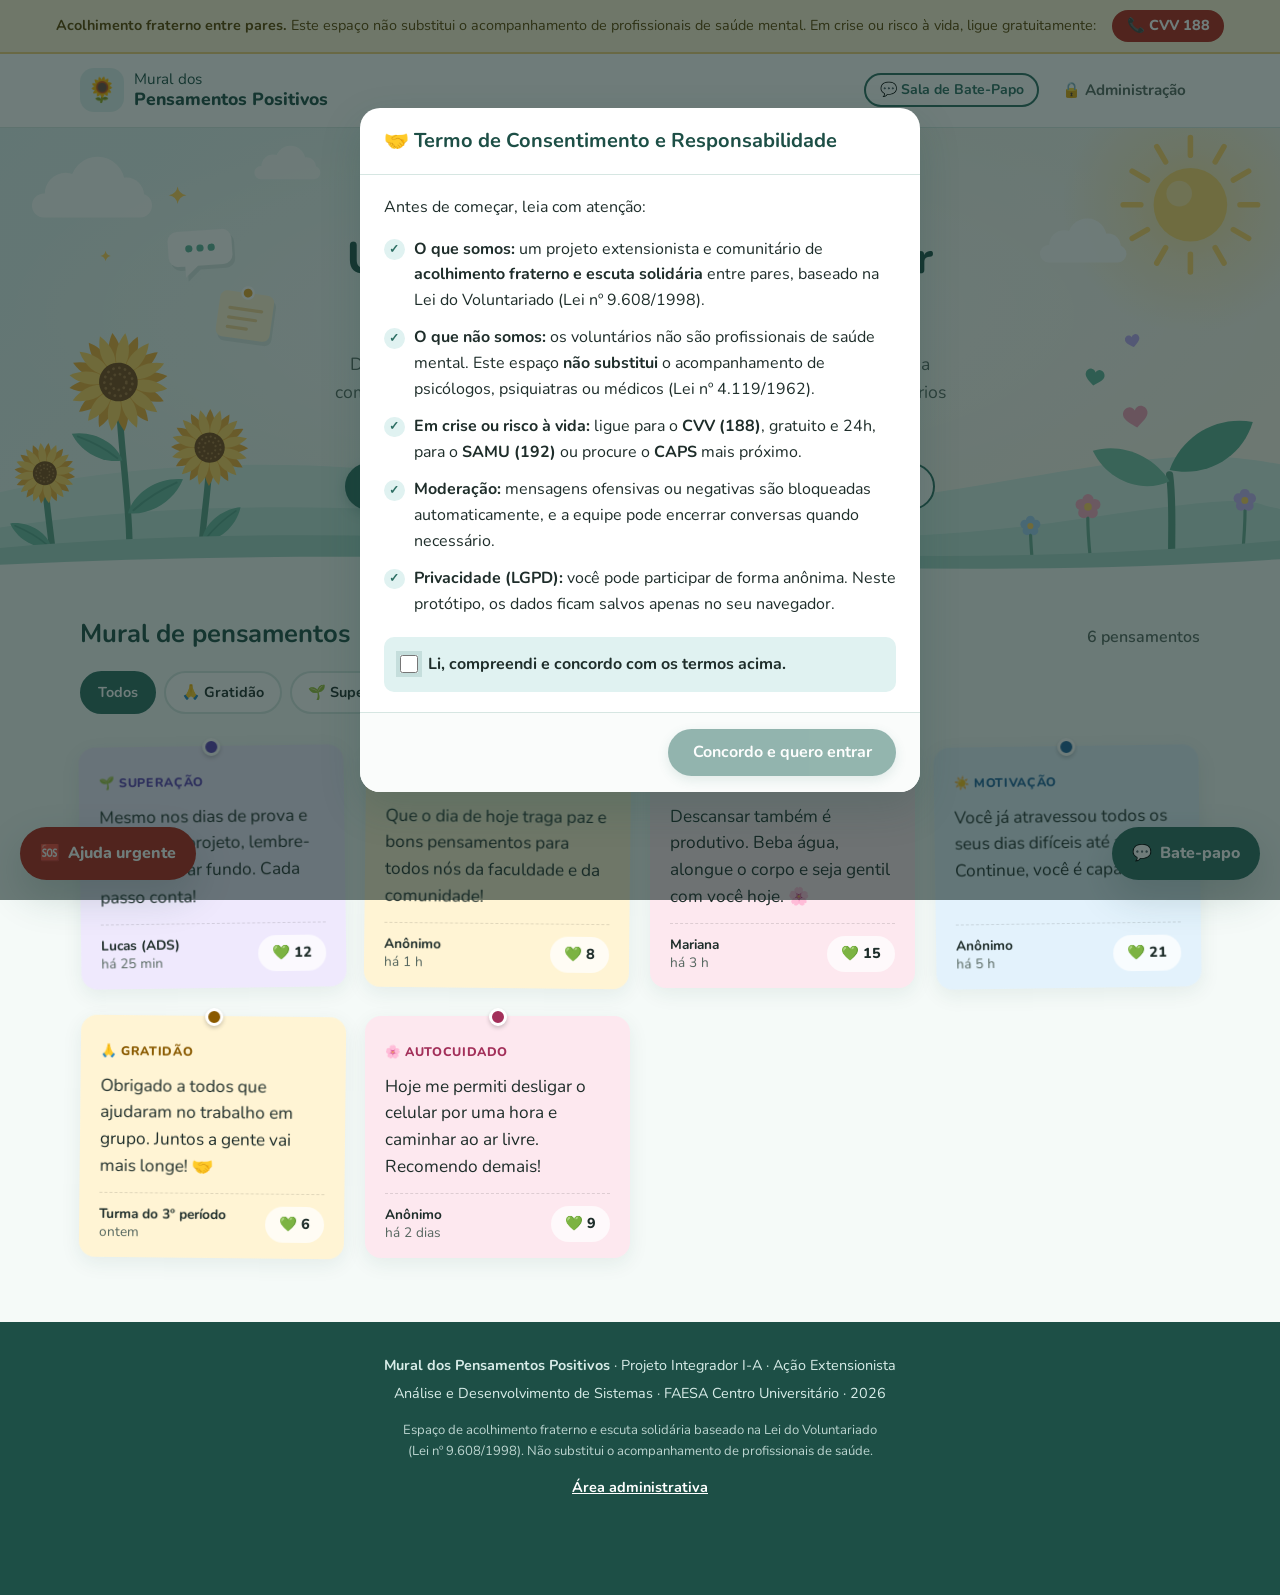
<file: index.html>
<!doctype html>
<html lang="pt-BR">
  <head>
    <meta charset="UTF-8" />
    <meta name="viewport" content="width=device-width, initial-scale=1.0" />
    <meta
      name="description"
      content="Mural dos Pensamentos Positivos: espaço comunitário de mensagens positivas, acolhimento fraterno e escuta solidária."
    />
    <title>Mural dos Pensamentos Positivos</title>
    <link
      rel="icon"
      href="data:image/svg+xml,<svg xmlns='http://www.w3.org/2000/svg' viewBox='0 0 100 100'><text y='.9em' font-size='90'>🌻</text></svg>"
    />

    <!-- Fonte Nunito (arredondada e legível). Sem internet, o navegador usa a fonte padrão. -->
    <link rel="preconnect" href="https://fonts.googleapis.com" />
    <link rel="preconnect" href="https://fonts.gstatic.com" crossorigin />
    <link
      href="https://fonts.googleapis.com/css2?family=Nunito:wght@400;600;700;800&display=swap"
      rel="stylesheet"
    />
    <link rel="stylesheet" href="css/style.css" />
  </head>

  <body>
    <!-- ==============================================================
         RF01 — BANNER PERMANENTE DE TRANSPARÊNCIA E EMERGÊNCIA
         ============================================================== -->
    <div class="banner-aviso" role="note">
      <p>
        <strong>Acolhimento fraterno entre pares.</strong>
        <span class="banner-aviso__completo">
          Este espaço não substitui o acompanhamento de profissionais de saúde mental. Em crise ou
          risco à vida, ligue gratuitamente:
        </span>
        <span class="banner-aviso__curto">Não substitui ajuda profissional. Em crise:</span>
      </p>
      <a href="tel:188" class="banner-aviso__cvv">📞 CVV 188</a>
    </div>

    <!-- ==============================================================
         CABEÇALHO
         ============================================================== -->
    <header class="cabecalho">
      <div class="container cabecalho__conteudo">
        <a href="index.html" class="logo">
          <span class="logo__icone" aria-hidden="true">🌻</span>
          <span class="logo__texto">Mural dos <strong>Pensamentos Positivos</strong></span>
        </a>

        <nav class="menu" aria-label="Menu principal">
          <button type="button" class="botao botao--secundario botao--pequeno menu__chat" data-abrir-chat>
            💬 Sala de Bate-Papo
          </button>
          <a href="admin.html" class="menu__link" aria-label="Administração">
            <span aria-hidden="true">🔒</span> <span class="menu__texto">Administração</span>
          </a>
        </nav>
      </div>
    </header>

    <main>
      <!-- ============================================================
           DESTAQUE (boas-vindas + botões principais)
           ============================================================ -->
      <section class="destaque">
        <div class="container">
          <span class="destaque__selo">🌱 Projeto de extensão · FAESA</span>
          <h1>Um lugar para compartilhar o que faz bem&nbsp;💚</h1>
          <p>
            Deixe uma mensagem de gratidão, superação ou incentivo para alguém da comunidade. Se
            preferir conversar, a nossa Sala de Bate-Papo tem voluntários prontos para ouvir.
          </p>

          <div class="destaque__acoes">
            <button
              type="button"
              id="botao-novo-pensamento"
              class="botao botao--primario"
              aria-expanded="false"
              aria-controls="painel-formulario"
            >
              ✍️ Compartilhar um pensamento
            </button>
            <button type="button" class="botao botao--secundario" data-abrir-chat>
              💬 Entrar na Sala de Bate-Papo
            </button>
          </div>
        </div>
      </section>

      <div class="container">
        <!-- ==========================================================
             FORMULÁRIO DE NOVO PENSAMENTO (aparece ao clicar no botão)
             ========================================================== -->
        <section id="painel-formulario" class="painel-formulario" aria-labelledby="titulo-formulario" hidden>
          <h2 id="titulo-formulario">✨ Novo pensamento positivo</h2>
          <p class="painel-formulario__dica">
            Mensagens com palavras negativas ou ofensivas são bloqueadas automaticamente.
          </p>

          <!-- Alerta do filtro de moderação (RF02) -->
          <div id="alerta-mural" class="alerta" role="alert" hidden></div>

          <form id="form-pensamento" novalidate>
            <div class="campo">
              <label for="campo-autor">
                Seu nome ou apelido <span class="opcional">(opcional)</span>
              </label>
              <input
                type="text"
                id="campo-autor"
                maxlength="40"
                placeholder="Em branco, aparece como Anônimo"
                autocomplete="off"
              />
            </div>

            <fieldset class="campo">
              <legend>Categoria</legend>
              <div class="opcoes-categoria">
                <label class="chip-categoria chip-categoria--gratidao">
                  <input type="radio" name="categoria" value="gratidao" checked />
                  <span>🙏 Gratidão</span>
                </label>
                <label class="chip-categoria chip-categoria--superacao">
                  <input type="radio" name="categoria" value="superacao" />
                  <span>🌱 Superação</span>
                </label>
                <label class="chip-categoria chip-categoria--autocuidado">
                  <input type="radio" name="categoria" value="autocuidado" />
                  <span>🌸 Autocuidado</span>
                </label>
                <label class="chip-categoria chip-categoria--motivacao">
                  <input type="radio" name="categoria" value="motivacao" />
                  <span>☀️ Motivação</span>
                </label>
              </div>
            </fieldset>

            <div class="campo">
              <label for="campo-texto">Sua mensagem</label>
              <textarea
                id="campo-texto"
                rows="4"
                maxlength="280"
                required
                placeholder="Escreva uma frase inspiradora, um agradecimento ou uma palavra de incentivo..."
              ></textarea>
              <small id="contador-caracteres" class="contador">0/280</small>
            </div>

            <div class="formulario__acoes">
              <button type="button" id="botao-cancelar-pensamento" class="botao botao--texto">
                Cancelar
              </button>
              <button type="submit" class="botao botao--primario">Publicar no mural ✨</button>
            </div>
          </form>
        </section>

        <!-- ==========================================================
             RF03 — MURAL DE MENSAGENS POSITIVAS (cards)
             ========================================================== -->
        <section class="mural" aria-labelledby="titulo-mural">
          <div class="mural__topo">
            <h2 id="titulo-mural">Mural de pensamentos</h2>
            <span id="contador-pensamentos" class="mural__contador"></span>
          </div>

          <div class="filtros" role="group" aria-label="Filtrar por categoria">
            <button type="button" class="filtro filtro--ativo" data-categoria="todas" aria-pressed="true">
              Todos
            </button>
            <button type="button" class="filtro" data-categoria="gratidao" aria-pressed="false">
              🙏 Gratidão
            </button>
            <button type="button" class="filtro" data-categoria="superacao" aria-pressed="false">
              🌱 Superação
            </button>
            <button type="button" class="filtro" data-categoria="autocuidado" aria-pressed="false">
              🌸 Autocuidado
            </button>
            <button type="button" class="filtro" data-categoria="motivacao" aria-pressed="false">
              ☀️ Motivação
            </button>
          </div>

          <!-- Os cards são criados pelo JavaScript (js/mural.js) -->
          <div id="lista-pensamentos" class="grade-cards"></div>

          <p id="mural-vazio" class="mural__vazio" hidden>
            Nenhum pensamento nesta categoria ainda. Que tal ser a primeira pessoa? 🌱
          </p>
        </section>
      </div>
    </main>

    <!-- ==============================================================
         RODAPÉ
         ============================================================== -->
    <footer class="rodape">
      <div class="container">
        <p><strong>Mural dos Pensamentos Positivos</strong> · Projeto Integrador I-A · Ação Extensionista</p>
        <p>Análise e Desenvolvimento de Sistemas · FAESA Centro Universitário · 2026</p>
        <p class="rodape__aviso">
          Espaço de acolhimento fraterno e escuta solidária baseado na Lei do Voluntariado (Lei nº
          9.608/1998). Não substitui o acompanhamento de profissionais de saúde.
        </p>
        <p><a href="admin.html">Área administrativa</a></p>
      </div>
    </footer>

    <!-- ==============================================================
         BOTÕES FLUTUANTES: emergência (todas as telas) e bate-papo
         ============================================================== -->
    <button type="button" class="flutuante flutuante--emergencia" data-abrir-emergencia>
      <span aria-hidden="true">🆘</span>
      <span class="flutuante__texto">Ajuda urgente</span>
    </button>

    <button
      type="button"
      id="botao-chat-flutuante"
      class="flutuante flutuante--chat"
      data-abrir-chat
      aria-label="Abrir Sala de Bate-Papo"
    >
      <span aria-hidden="true">💬</span>
      <span class="flutuante__texto">Bate-papo</span>
    </button>

    <!-- ==============================================================
         RF04 / RF05 — SALA DE BATE-PAPO (abre ao clicar no botão)
         ============================================================== -->
    <div id="fundo-chat" class="fundo-escuro" hidden></div>

    <aside id="painel-chat" class="painel-chat" role="dialog" aria-labelledby="titulo-chat">
      <header class="chat__cabecalho">
        <div class="chat__titulo">
          <h2 id="titulo-chat">💬 Sala de Acolhimento</h2>
          <span id="etiqueta-atual" class="etiqueta" hidden></span>
        </div>
        <div class="chat__acoes-topo">
          <button
            type="button"
            class="botao-icone botao-icone--emergencia"
            data-abrir-emergencia
            aria-label="Contatos de emergência"
            title="Contatos de emergência"
          >
            🆘
          </button>
          <button type="button" id="botao-fechar-chat" class="botao-icone" aria-label="Fechar sala">
            ✕
          </button>
        </div>
      </header>

      <!-- Etapa 1: apelido e etiqueta de participação -->
      <section id="chat-entrada" class="chat__entrada">
        <p class="chat__introducao">
          Converse com alguém da comunidade em um espaço seguro, respeitoso e sem julgamentos.
        </p>

        <form id="form-entrada-chat">
          <div class="campo">
            <label for="campo-apelido">
              Como quer ser chamado(a)? <span class="opcional">(opcional)</span>
            </label>
            <input type="text" id="campo-apelido" maxlength="30" placeholder="Anônimo" autocomplete="off" />
          </div>

          <fieldset class="campo">
            <legend>Escolha sua etiqueta de participação</legend>

            <label class="opcao-perfil">
              <input type="radio" name="etiqueta" value="busca" checked />
              <span class="opcao-perfil__conteudo">
                <span class="etiqueta etiqueta--busca">Pessoa em Busca de Acolhimento</span>
                <span class="opcao-perfil__descricao">Quero conversar e desabafar sobre o meu dia.</span>
              </span>
            </label>

            <label class="opcao-perfil">
              <input type="radio" name="etiqueta" value="voluntario" />
              <span class="opcao-perfil__conteudo">
                <span class="etiqueta etiqueta--voluntario">Voluntário da Comunidade</span>
                <span class="opcao-perfil__descricao">
                  Quero oferecer escuta solidária, com empatia e sem julgamentos.
                </span>
              </span>
            </label>
          </fieldset>

          <p class="lembrete">
            ℹ️ Os voluntários são pessoas da comunidade, <strong>não profissionais de saúde</strong>.
            Em crise, ligue <a href="tel:188">188 (CVV)</a>.
          </p>

          <button type="submit" class="botao botao--primario botao--largo">Entrar na sala</button>
        </form>
      </section>

      <!-- Etapa 2: conversa -->
      <section id="chat-conversa" class="chat__conversa" hidden>
        <div class="chat__barra">
          <label for="seletor-etiqueta">Minha etiqueta:</label>
          <select id="seletor-etiqueta">
            <option value="busca">Pessoa em Busca de Acolhimento</option>
            <option value="voluntario">Voluntário da Comunidade</option>
          </select>
          <button type="button" id="botao-sair-chat" class="botao botao--pequeno botao--contorno-perigo">
            Sair
          </button>
        </div>

        <div
          id="mensagens-chat"
          class="chat__mensagens"
          role="log"
          aria-live="polite"
          aria-label="Mensagens da conversa"
        ></div>
        <p id="indicador-digitando" class="chat__digitando" hidden></p>

        <div class="chat__rodape">
          <!-- RF05: sugestão de horário -->
          <details id="painel-agendamento" class="agendamento">
            <summary>📅 Sugerir um horário para conversar</summary>
            <form id="form-agendamento" class="agendamento__form">
              <label for="campo-horario" class="visualmente-oculto">Data e horário sugeridos</label>
              <input type="datetime-local" id="campo-horario" />
              <button type="submit" class="botao botao--pequeno botao--primario">Enviar sugestão</button>
            </form>
          </details>

          <div id="alerta-chat" class="alerta" role="alert" hidden></div>

          <form id="form-mensagem-chat" class="chat__envio">
            <label for="campo-mensagem-chat" class="visualmente-oculto">Mensagem</label>
            <input
              type="text"
              id="campo-mensagem-chat"
              maxlength="500"
              placeholder="Escreva sua mensagem..."
              autocomplete="off"
            />
            <button type="submit" class="botao-enviar" aria-label="Enviar mensagem">➤</button>
          </form>

          <div id="aviso-conversa-encerrada" class="chat__encerrada" hidden>
            <p>Esta conversa foi encerrada.</p>
            <button type="button" id="botao-nova-conversa" class="botao botao--primario botao--largo">
              Iniciar nova conversa
            </button>
          </div>
        </div>
      </section>
    </aside>

    <!-- ==============================================================
         MODAL: TERMO DE CONSENTIMENTO (primeiro acesso)
         ============================================================== -->
    <dialog id="modal-termo" class="modal" aria-labelledby="titulo-termo">
      <div class="modal__conteudo">
        <header class="modal__cabecalho">
          <h2 id="titulo-termo">🤝 Termo de Consentimento e Responsabilidade</h2>
        </header>

        <div class="modal__corpo">
          <p>Antes de começar, leia com atenção:</p>
          <ul class="termo__lista">
            <li>
              <strong>O que somos:</strong> um projeto extensionista e comunitário de
              <strong>acolhimento fraterno e escuta solidária</strong> entre pares, baseado na Lei
              do Voluntariado (Lei nº 9.608/1998).
            </li>
            <li>
              <strong>O que não somos:</strong> os voluntários não são profissionais de saúde
              mental. Este espaço <strong>não substitui</strong> o acompanhamento de psicólogos,
              psiquiatras ou médicos (Lei nº 4.119/1962).
            </li>
            <li>
              <strong>Em crise ou risco à vida:</strong> ligue para o <strong>CVV (188)</strong>,
              gratuito e 24h, para o <strong>SAMU (192)</strong> ou procure o
              <strong>CAPS</strong> mais próximo.
            </li>
            <li>
              <strong>Moderação:</strong> mensagens ofensivas ou negativas são bloqueadas
              automaticamente, e a equipe pode encerrar conversas quando necessário.
            </li>
            <li>
              <strong>Privacidade (LGPD):</strong> você pode participar de forma anônima. Neste
              protótipo, os dados ficam salvos apenas no seu navegador.
            </li>
          </ul>

          <label class="termo__aceite">
            <input type="checkbox" id="check-termo" />
            Li, compreendi e concordo com os termos acima.
          </label>
        </div>

        <footer class="modal__rodape">
          <button type="button" id="botao-aceitar-termo" class="botao botao--primario" disabled>
            Concordo e quero entrar
          </button>
        </footer>
      </div>
    </dialog>

    <!-- ==============================================================
         MODAL: EMERGÊNCIA (CVV 188, SAMU 192 e CAPS)
         ============================================================== -->
    <dialog id="modal-emergencia" class="modal" aria-labelledby="titulo-emergencia">
      <div class="modal__conteudo">
        <header class="modal__cabecalho">
          <h2 id="titulo-emergencia">🆘 Precisa de ajuda agora?</h2>
          <form method="dialog">
            <button class="botao-fechar" aria-label="Fechar">✕</button>
          </form>
        </header>

        <div class="modal__corpo">
          <p>
            Se você está em sofrimento intenso ou pensando em se machucar,
            <strong>você não precisa passar por isso sozinho(a)</strong>. Procure ajuda
            especializada agora:
          </p>

          <ul class="lista-emergencia">
            <li>
              <a href="tel:188" class="contato-emergencia">
                <span class="contato-emergencia__numero">188</span>
                <span>
                  <strong>CVV — Centro de Valorização da Vida</strong>
                  <small>Apoio emocional gratuito e sigiloso, 24 horas, por telefone ou chat.</small>
                </span>
              </a>
            </li>
            <li>
              <a href="tel:192" class="contato-emergencia">
                <span class="contato-emergencia__numero">192</span>
                <span>
                  <strong>SAMU</strong>
                  <small>Emergências médicas, 24 horas.</small>
                </span>
              </a>
            </li>
            <li>
              <a
                href="https://www.google.com/maps/search/CAPS+perto+de+mim"
                target="_blank"
                rel="noopener"
                class="contato-emergencia contato-emergencia--caps"
              >
                <span class="contato-emergencia__numero">📍</span>
                <span>
                  <strong>CAPS — Centro de Atenção Psicossocial</strong>
                  <small>Encontre a unidade mais próxima de você.</small>
                </span>
              </a>
            </li>
          </ul>

          <p class="texto-suave">
            Chat do CVV: <a href="https://cvv.org.br/" target="_blank" rel="noopener">cvv.org.br</a>.
            Em perigo imediato, ligue também 190 (Polícia) ou 193 (Bombeiros).
          </p>
        </div>
      </div>
    </dialog>

    <!-- Área dos avisos rápidos (toast) -->
    <div id="area-avisos" class="area-avisos" aria-live="polite"></div>

    <!-- Scripts (a ordem importa: dados → filtro → comum → telas) -->
    <script src="js/armazenamento.js"></script>
    <script src="js/moderacao.js"></script>
    <script src="js/comum.js"></script>
    <script src="js/mural.js"></script>
    <script src="js/chat.js"></script>
  </body>
</html>
</file>
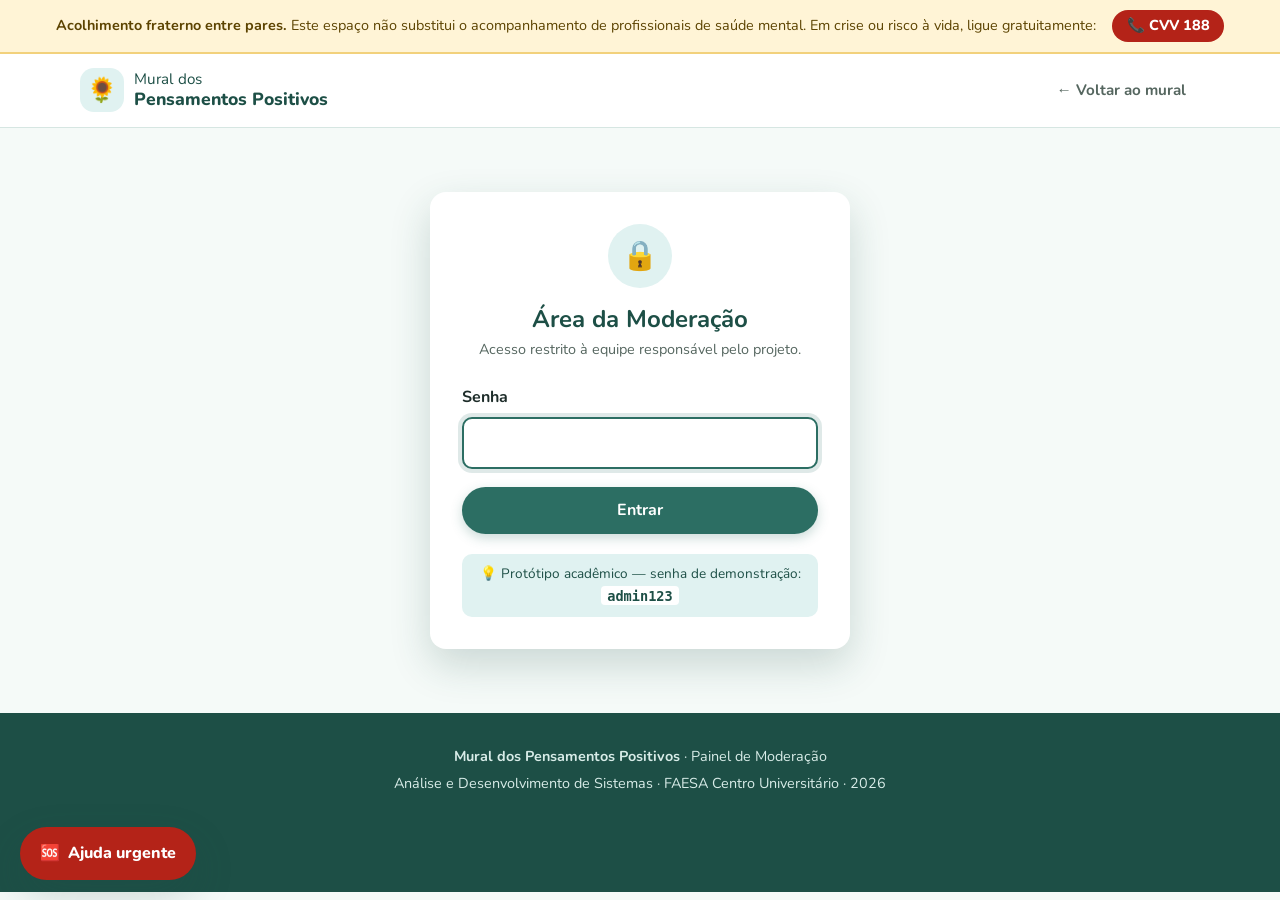
<file: admin.html>
<!doctype html>
<html lang="pt-BR">
  <head>
    <meta charset="UTF-8" />
    <meta name="viewport" content="width=device-width, initial-scale=1.0" />
    <meta name="robots" content="noindex" />
    <title>Painel Administrativo · Mural dos Pensamentos Positivos</title>
    <link
      rel="icon"
      href="data:image/svg+xml,<svg xmlns='http://www.w3.org/2000/svg' viewBox='0 0 100 100'><text y='.9em' font-size='90'>🌻</text></svg>"
    />

    <link rel="preconnect" href="https://fonts.googleapis.com" />
    <link rel="preconnect" href="https://fonts.gstatic.com" crossorigin />
    <link
      href="https://fonts.googleapis.com/css2?family=Nunito:wght@400;600;700;800&display=swap"
      rel="stylesheet"
    />
    <link rel="stylesheet" href="css/style.css" />
    <link rel="stylesheet" href="css/admin.css" />
  </head>

  <body>
    <!-- RF01 — Banner permanente (presente em todas as telas) -->
    <div class="banner-aviso" role="note">
      <p>
        <strong>Acolhimento fraterno entre pares.</strong>
        <span class="banner-aviso__completo">
          Este espaço não substitui o acompanhamento de profissionais de saúde mental. Em crise ou
          risco à vida, ligue gratuitamente:
        </span>
        <span class="banner-aviso__curto">Não substitui ajuda profissional. Em crise:</span>
      </p>
      <a href="tel:188" class="banner-aviso__cvv">📞 CVV 188</a>
    </div>

    <header class="cabecalho">
      <div class="container cabecalho__conteudo">
        <a href="index.html" class="logo">
          <span class="logo__icone" aria-hidden="true">🌻</span>
          <span class="logo__texto">Mural dos <strong>Pensamentos Positivos</strong></span>
        </a>

        <nav class="menu" aria-label="Menu administrativo">
          <a href="index.html" class="menu__link" aria-label="Voltar ao mural">
            <span aria-hidden="true">←</span> <span class="menu__texto">Voltar ao mural</span>
          </a>
          <button type="button" id="botao-sair" class="botao botao--secundario botao--pequeno" hidden>
            Sair
          </button>
        </nav>
      </div>
    </header>

    <main class="container">
      <!-- ============================================================
           TELA DE LOGIN (demonstrativa)
           ============================================================ -->
      <section id="tela-login" class="login">
        <div class="login__card">
          <span class="login__icone" aria-hidden="true">🔒</span>
          <h1>Área da Moderação</h1>
          <p class="texto-suave">Acesso restrito à equipe responsável pelo projeto.</p>

          <div id="alerta-login" class="alerta" role="alert" hidden></div>

          <form id="form-login">
            <div class="campo">
              <label for="campo-senha">Senha</label>
              <input type="password" id="campo-senha" required autocomplete="current-password" />
            </div>
            <button type="submit" class="botao botao--primario botao--largo">Entrar</button>
          </form>

          <p class="login__dica">
            💡 Protótipo acadêmico — senha de demonstração: <code>admin123</code>
          </p>
        </div>
      </section>

      <!-- ============================================================
           PAINEL ADMINISTRATIVO
           ============================================================ -->
      <div id="painel-admin" class="admin" hidden>
        <div class="admin__titulo">
          <h1>Painel Administrativo</h1>
          <p class="texto-suave">Moderação do mural e acompanhamento das conversas da Sala de Bate-Papo.</p>
        </div>

        <!-- Resumo em números -->
        <section class="resumo" aria-label="Resumo">
          <div class="resumo__card">
            <span id="resumo-pensamentos" class="resumo__numero">0</span>
            <span class="resumo__rotulo">🌸 Pensamentos publicados</span>
          </div>
          <div class="resumo__card">
            <span id="resumo-ativas" class="resumo__numero">0</span>
            <span class="resumo__rotulo">💬 Conversas ativas</span>
          </div>
          <div class="resumo__card resumo__card--alerta">
            <span id="resumo-atencao" class="resumo__numero">0</span>
            <span class="resumo__rotulo">⚠️ Conversas que precisam de atenção</span>
          </div>
          <div class="resumo__card resumo__card--neutro">
            <span id="resumo-encerradas" class="resumo__numero">0</span>
            <span class="resumo__rotulo">✔️ Conversas encerradas</span>
          </div>
        </section>

        <!-- Abas -->
        <div class="abas" role="tablist" aria-label="Seções do painel">
          <button
            type="button"
            class="aba aba--ativa"
            role="tab"
            id="aba-pensamentos"
            data-aba="pensamentos"
            aria-selected="true"
            aria-controls="secao-pensamentos"
          >
            🌸 Pensamentos do mural
          </button>
          <button
            type="button"
            class="aba"
            role="tab"
            id="aba-conversas"
            data-aba="conversas"
            aria-selected="false"
            aria-controls="secao-conversas"
          >
            💬 Solicitações de conversa
            <span id="contador-aba-conversas" class="aba__contador">0</span>
          </button>
        </div>

        <!-- Aba 1: pensamentos do mural (editar / excluir) -->
        <section id="secao-pensamentos" role="tabpanel" aria-labelledby="aba-pensamentos">
          <div class="barra-ferramentas">
            <label for="campo-busca" class="visualmente-oculto">Buscar pensamentos</label>
            <input type="search" id="campo-busca" placeholder="🔍 Buscar por texto ou autor..." />
            <button type="button" id="botao-restaurar" class="botao botao--texto botao--pequeno">
              ↺ Restaurar exemplos
            </button>
          </div>

          <div class="tabela-responsiva">
            <table class="tabela">
              <thead>
                <tr>
                  <th scope="col">Publicado em</th>
                  <th scope="col">Autor</th>
                  <th scope="col">Categoria</th>
                  <th scope="col">Pensamento</th>
                  <th scope="col">Curtidas</th>
                  <th scope="col">Ações</th>
                </tr>
              </thead>
              <tbody id="corpo-tabela-pensamentos"></tbody>
            </table>
            <p id="sem-pensamentos" class="tabela__vazia" hidden>Nenhum pensamento encontrado.</p>
          </div>
        </section>

        <!-- Aba 2: pessoas que solicitaram conversa (encerrar chat) -->
        <section id="secao-conversas" role="tabpanel" aria-labelledby="aba-conversas" hidden>
          <p class="nota-privacidade">
            🔐 <strong>Privacidade (LGPD):</strong> o conteúdo das conversas não é exibido aqui. A
            moderação acompanha apenas indicadores automáticos (termos de crise e mensagens
            ofensivas bloqueadas) para decidir se é necessário encerrar uma conversa.
          </p>

          <div class="barra-ferramentas">
            <span class="texto-suave">Conversas ativas aparecem primeiro; as que precisam de atenção ficam destacadas.</span>
            <button type="button" id="botao-limpar-encerradas" class="botao botao--texto botao--pequeno">
              🧹 Remover encerradas
            </button>
          </div>

          <div class="tabela-responsiva">
            <table class="tabela">
              <thead>
                <tr>
                  <th scope="col">Participante</th>
                  <th scope="col">Etiqueta</th>
                  <th scope="col">Início</th>
                  <th scope="col">Horário sugerido</th>
                  <th scope="col">Indicadores</th>
                  <th scope="col">Situação</th>
                  <th scope="col">Ações</th>
                </tr>
              </thead>
              <tbody id="corpo-tabela-conversas"></tbody>
            </table>
            <p id="sem-conversas" class="tabela__vazia" hidden>Nenhuma solicitação de conversa no momento.</p>
          </div>
        </section>
      </div>
    </main>

    <footer class="rodape">
      <div class="container">
        <p><strong>Mural dos Pensamentos Positivos</strong> · Painel de Moderação</p>
        <p>Análise e Desenvolvimento de Sistemas · FAESA Centro Universitário · 2026</p>
      </div>
    </footer>

    <!-- Botão de emergência (todas as telas) -->
    <button type="button" class="flutuante flutuante--emergencia" data-abrir-emergencia>
      <span aria-hidden="true">🆘</span>
      <span class="flutuante__texto">Ajuda urgente</span>
    </button>

    <!-- ==============================================================
         MODAL: EDITAR PENSAMENTO
         ============================================================== -->
    <dialog id="modal-edicao" class="modal" aria-labelledby="titulo-edicao">
      <form id="form-edicao" class="modal__conteudo" novalidate>
        <header class="modal__cabecalho">
          <h2 id="titulo-edicao">✏️ Editar pensamento</h2>
          <button type="button" class="botao-fechar" id="botao-fechar-edicao" aria-label="Fechar">✕</button>
        </header>

        <div class="modal__corpo">
          <div id="alerta-edicao" class="alerta" role="alert" hidden></div>

          <div class="campo">
            <label for="edicao-autor">Autor</label>
            <input type="text" id="edicao-autor" maxlength="40" placeholder="Anônimo" />
          </div>

          <div class="campo">
            <label for="edicao-categoria">Categoria</label>
            <select id="edicao-categoria">
              <option value="gratidao">🙏 Gratidão</option>
              <option value="superacao">🌱 Superação</option>
              <option value="autocuidado">🌸 Autocuidado</option>
              <option value="motivacao">☀️ Motivação</option>
            </select>
          </div>

          <div class="campo">
            <label for="edicao-texto">Mensagem</label>
            <textarea id="edicao-texto" rows="5" maxlength="280"></textarea>
          </div>
        </div>

        <footer class="modal__rodape">
          <button type="button" id="botao-cancelar-edicao" class="botao botao--texto">Cancelar</button>
          <button type="submit" class="botao botao--primario">Salvar alterações</button>
        </footer>
      </form>
    </dialog>

    <!-- ==============================================================
         MODAL: EMERGÊNCIA (CVV 188, SAMU 192 e CAPS)
         ============================================================== -->
    <dialog id="modal-emergencia" class="modal" aria-labelledby="titulo-emergencia">
      <div class="modal__conteudo">
        <header class="modal__cabecalho">
          <h2 id="titulo-emergencia">🆘 Precisa de ajuda agora?</h2>
          <form method="dialog">
            <button class="botao-fechar" aria-label="Fechar">✕</button>
          </form>
        </header>

        <div class="modal__corpo">
          <p>
            Se você está em sofrimento intenso ou pensando em se machucar,
            <strong>você não precisa passar por isso sozinho(a)</strong>. Procure ajuda
            especializada agora:
          </p>

          <ul class="lista-emergencia">
            <li>
              <a href="tel:188" class="contato-emergencia">
                <span class="contato-emergencia__numero">188</span>
                <span>
                  <strong>CVV — Centro de Valorização da Vida</strong>
                  <small>Apoio emocional gratuito e sigiloso, 24 horas, por telefone ou chat.</small>
                </span>
              </a>
            </li>
            <li>
              <a href="tel:192" class="contato-emergencia">
                <span class="contato-emergencia__numero">192</span>
                <span>
                  <strong>SAMU</strong>
                  <small>Emergências médicas, 24 horas.</small>
                </span>
              </a>
            </li>
            <li>
              <a
                href="https://www.google.com/maps/search/CAPS+perto+de+mim"
                target="_blank"
                rel="noopener"
                class="contato-emergencia contato-emergencia--caps"
              >
                <span class="contato-emergencia__numero">📍</span>
                <span>
                  <strong>CAPS — Centro de Atenção Psicossocial</strong>
                  <small>Encontre a unidade mais próxima de você.</small>
                </span>
              </a>
            </li>
          </ul>

          <p class="texto-suave">
            Chat do CVV: <a href="https://cvv.org.br/" target="_blank" rel="noopener">cvv.org.br</a>.
            Em perigo imediato, ligue também 190 (Polícia) ou 193 (Bombeiros).
          </p>
        </div>
      </div>
    </dialog>

    <div id="area-avisos" class="area-avisos" aria-live="polite"></div>

    <script src="js/armazenamento.js"></script>
    <script src="js/moderacao.js"></script>
    <script src="js/comum.js"></script>
    <script src="js/admin.js"></script>
  </body>
</html>
</file>
<file: css/style.css>
/* =====================================================================
 * STYLE.CSS — Estilos do Mural dos Pensamentos Positivos
 * ---------------------------------------------------------------------
 * Organização:
 *   1. Variáveis (cores, fontes, medidas)
 *   2. Reset e base
 *   3. Componentes reutilizáveis (botões, campos, alertas, etiquetas)
 *   4. Banner de aviso legal (RF01)
 *   5. Cabeçalho e destaque
 *   6. Formulário do pensamento
 *   7. Mural e cards (RF03)
 *   8. Botões flutuantes
 *   9. Sala de bate-papo (RF04 / RF05)
 *  10. Modais (termo e emergência)
 *  11. Avisos rápidos (toast)
 *  12. Rodapé
 *  13. Animações
 *  14. Responsividade (RNF02)
 * ===================================================================== */

/* 1. VARIÁVEIS ------------------------------------------------------- */
:root {
  /* Paleta principal (RNF01: tons pastel acolhedores) */
  --verde: #2c6e63;
  --verde-escuro: #1d4f46;
  --verde-claro: #e0f2f1;
  --verde-suave: #b9ded7;
  --creme: #fdf6ec;
  --pessego: #fbd9c2;

  --fundo: #f5faf8;
  --superficie: #ffffff;
  --texto: #1e2d2a;
  --texto-suave: #55665f;
  --borda: #d6e6e2;
  --foco: #e0773a;

  --perigo: #b42318;
  --perigo-escuro: #8c1b12;
  --perigo-fundo: #fdecea;
  --aviso-fundo: #fff4d6;
  --aviso-borda: #f2d17c;
  --aviso-texto: #5c4300;

  /* Categorias dos pensamentos */
  --gratidao-fundo: #fff4d4;
  --gratidao-cor: #8a5a00;
  --superacao-fundo: #efe9fd;
  --superacao-cor: #5a3fb5;
  --autocuidado-fundo: #fde8ef;
  --autocuidado-cor: #a3305a;
  --motivacao-fundo: #e3f2fc;
  --motivacao-cor: #1e659e;

  /* Etiquetas da sala de bate-papo (RF04) */
  --etiqueta-busca-fundo: #e6e9ec; /*      cinza / neutra */
  --etiqueta-busca-texto: #3b4651;
  --etiqueta-voluntario-fundo: #d4f0de; /* verde / acolhedora */
  --etiqueta-voluntario-texto: #17643a;

  --fonte: "Nunito", "Segoe UI", Tahoma, Geneva, Verdana, sans-serif;
  --raio: 16px;
  --raio-pequeno: 10px;
  --sombra: 0 6px 20px rgba(29, 79, 70, 0.08);
  --sombra-forte: 0 16px 40px rgba(29, 79, 70, 0.2);
  --largura-maxima: 1120px;
}

/* 2. RESET E BASE ---------------------------------------------------- */
*,
*::before,
*::after {
  box-sizing: border-box;
  margin: 0;
  padding: 0;
}

/* Garante que o atributo "hidden" sempre esconda o elemento,
   mesmo que alguma classe defina display: flex ou grid */
[hidden] {
  display: none !important;
}

html {
  scroll-behavior: smooth;
}

body {
  font-family: var(--fonte);
  font-size: 1rem;
  line-height: 1.6;
  color: var(--texto);
  background-color: var(--fundo);
  -webkit-font-smoothing: antialiased;
}

button,
input,
select,
textarea {
  font: inherit;
  color: inherit;
}

a {
  color: var(--verde);
}

ul {
  list-style: none;
}

:focus-visible {
  outline: 3px solid var(--foco);
  outline-offset: 2px;
}

.container {
  width: min(var(--largura-maxima), 100% - 2rem);
  margin-inline: auto;
}

/* Esconde visualmente, mas mantém para leitores de tela */
.visualmente-oculto {
  position: absolute;
  width: 1px;
  height: 1px;
  overflow: hidden;
  clip: rect(0 0 0 0);
  white-space: nowrap;
}

.texto-suave {
  color: var(--texto-suave);
  font-size: 0.9rem;
}

/* 3. COMPONENTES REUTILIZÁVEIS ---------------------------------------- */

/* --- Botões --- */
.botao {
  display: inline-flex;
  align-items: center;
  justify-content: center;
  gap: 0.5rem;
  padding: 0.75rem 1.4rem;
  border: 2px solid transparent;
  border-radius: 999px;
  font-weight: 700;
  line-height: 1.2;
  text-decoration: none;
  cursor: pointer;
  transition:
    background-color 0.2s ease,
    color 0.2s ease,
    border-color 0.2s ease,
    transform 0.1s ease;
}

.botao:active:not(:disabled) {
  transform: scale(0.97);
}

.botao:disabled {
  opacity: 0.5;
  cursor: not-allowed;
}

.botao--primario {
  background-color: var(--verde);
  color: #ffffff;
  box-shadow: 0 4px 12px rgba(44, 110, 99, 0.25);
}

.botao--primario:hover:not(:disabled) {
  background-color: var(--verde-escuro);
}

.botao--secundario {
  background-color: var(--superficie);
  color: var(--verde);
  border-color: var(--verde);
}

.botao--secundario:hover {
  background-color: var(--verde-claro);
}

.botao--texto {
  background-color: transparent;
  color: var(--texto-suave);
}

.botao--texto:hover {
  background-color: rgba(0, 0, 0, 0.05);
  color: var(--texto);
}

.botao--perigo {
  background-color: var(--perigo);
  color: #ffffff;
}

.botao--perigo:hover {
  background-color: var(--perigo-escuro);
}

.botao--contorno-perigo {
  background-color: var(--superficie);
  color: var(--perigo);
  border-color: currentColor;
}

.botao--contorno-perigo:hover {
  background-color: var(--perigo-fundo);
}

.botao--pequeno {
  padding: 0.4rem 0.85rem;
  font-size: 0.875rem;
}

.botao--largo {
  width: 100%;
}

/* --- Campos de formulário --- */
.campo {
  margin-bottom: 1.1rem;
  border: none;
}

.campo > label,
.campo > legend {
  display: block;
  margin-bottom: 0.4rem;
  font-weight: 700;
}

.opcional {
  font-weight: 400;
  font-size: 0.9em;
  color: var(--texto-suave);
}

input[type="text"],
input[type="password"],
input[type="search"],
input[type="datetime-local"],
select,
textarea {
  width: 100%;
  padding: 0.7rem 0.9rem;
  border: 2px solid var(--borda);
  border-radius: var(--raio-pequeno);
  background-color: var(--superficie);
  transition:
    border-color 0.2s ease,
    box-shadow 0.2s ease;
}

input:focus,
select:focus,
textarea:focus {
  outline: none;
  border-color: var(--verde);
  box-shadow: 0 0 0 4px rgba(44, 110, 99, 0.15);
}

textarea {
  min-height: 110px;
  resize: vertical;
}

.contador {
  display: block;
  margin-top: 0.25rem;
  text-align: right;
  font-size: 0.8rem;
  color: var(--texto-suave);
}

.contador--limite {
  color: var(--perigo);
  font-weight: 700;
}

/* --- Alertas (filtro de moderação e validações) --- */
.alerta {
  margin-bottom: 1rem;
  padding: 0.9rem 1rem;
  border-left: 5px solid;
  border-radius: var(--raio-pequeno);
  font-size: 0.95rem;
  animation: aparecer 0.25s ease;
}

.alerta p + p {
  margin-top: 0.35rem;
}

.alerta--erro {
  background-color: var(--perigo-fundo);
  border-color: var(--perigo);
  color: #6e150e;
}

.alerta--crise {
  background-color: #fff6e0;
  border-color: #e8a317;
  color: #4d3800;
}

.alerta__detalhe {
  font-size: 0.85rem;
}

.alerta mark {
  padding: 0 0.25rem;
  border-radius: 4px;
  background-color: rgba(180, 35, 24, 0.12);
  color: inherit;
  font-weight: 700;
}

/* --- Botões rápidos de emergência (dentro de alertas) --- */
.contatos-rapidos {
  display: flex;
  flex-wrap: wrap;
  gap: 0.5rem;
  margin-top: 0.75rem;
}

.contato-rapido {
  display: inline-flex;
  align-items: center;
  gap: 0.35rem;
  padding: 0.45rem 0.85rem;
  border: 2px solid var(--perigo);
  border-radius: 999px;
  background-color: var(--superficie);
  color: var(--perigo);
  font-size: 0.875rem;
  font-weight: 800;
  text-decoration: none;
}

.contato-rapido:hover {
  background-color: var(--perigo);
  color: #ffffff;
}

/* --- Etiquetas de perfil (RF04) --- */
.etiqueta {
  display: inline-flex;
  align-items: center;
  gap: 0.35rem;
  padding: 0.2rem 0.65rem;
  border-radius: 999px;
  font-size: 0.75rem;
  font-weight: 800;
  line-height: 1.5;
  white-space: nowrap;
}

.etiqueta::before {
  content: "";
  width: 0.5rem;
  height: 0.5rem;
  border-radius: 50%;
  background-color: currentColor;
}

.etiqueta--busca {
  background-color: var(--etiqueta-busca-fundo);
  color: var(--etiqueta-busca-texto);
}

.etiqueta--voluntario {
  background-color: var(--etiqueta-voluntario-fundo);
  color: var(--etiqueta-voluntario-texto);
}

/* 4. BANNER DE AVISO LEGAL (RF01) ------------------------------------- */
.banner-aviso {
  position: sticky; /* fica fixo no topo durante a rolagem */
  top: 0;
  z-index: 40;
  display: flex;
  flex-wrap: wrap;
  align-items: center;
  justify-content: center;
  gap: 0.5rem 1rem;
  padding: 0.6rem 1rem;
  background-color: var(--aviso-fundo);
  border-bottom: 2px solid var(--aviso-borda);
  color: var(--aviso-texto);
  font-size: 0.9rem;
  text-align: center;
}

.banner-aviso__cvv {
  display: inline-flex;
  align-items: center;
  gap: 0.35rem;
  padding: 0.3rem 0.9rem;
  border-radius: 999px;
  background-color: var(--perigo);
  color: #ffffff;
  font-weight: 800;
  text-decoration: none;
  white-space: nowrap;
}

.banner-aviso__cvv:hover {
  background-color: var(--perigo-escuro);
}

/* Versão curta do aviso: usada apenas no celular */
.banner-aviso__curto {
  display: none;
}

/* 5. CABEÇALHO E DESTAQUE --------------------------------------------- */
.cabecalho {
  background-color: var(--superficie);
  border-bottom: 1px solid var(--borda);
}

.cabecalho__conteudo {
  display: flex;
  flex-wrap: wrap;
  align-items: center;
  justify-content: space-between;
  gap: 1rem;
  padding: 0.9rem 0;
}

.logo {
  display: flex;
  align-items: center;
  gap: 0.65rem;
  color: var(--verde-escuro);
  text-decoration: none;
}

.logo__icone {
  display: grid;
  place-items: center;
  width: 2.75rem;
  height: 2.75rem;
  border-radius: 14px;
  background-color: var(--verde-claro);
  font-size: 1.5rem;
}

.logo__texto {
  font-size: 0.95rem;
  line-height: 1.15;
}

.logo__texto strong {
  display: block;
  font-size: 1.1rem;
  font-weight: 800;
}

.menu {
  display: flex;
  align-items: center;
  gap: 0.5rem;
}

.menu__link {
  padding: 0.5rem 0.9rem;
  border-radius: 999px;
  color: var(--texto-suave);
  font-size: 0.95rem;
  font-weight: 700;
  text-decoration: none;
}

.menu__link:hover {
  background-color: var(--verde-claro);
  color: var(--verde-escuro);
}

.destaque {
  padding: 3.5rem 0 4rem;
  /* Duas camadas de fundo: a ilustração do jardim (img/fundo-destaque.svg) fica por
     cima do degradê. Se a imagem não carregar, o degradê continua aparecendo.
     O SVG se ajusta sozinho ao tamanho da seção (veja os comentários dentro dele). */
  background:
    url("../img/fundo-destaque.svg") center / 100% 100% no-repeat,
    linear-gradient(135deg, var(--verde-claro) 0%, var(--creme) 100%);
  text-align: center;
}

.destaque__selo {
  display: inline-block;
  margin-bottom: 1rem;
  padding: 0.35rem 0.9rem;
  border-radius: 999px;
  background-color: var(--superficie);
  color: var(--verde);
  font-size: 0.85rem;
  font-weight: 700;
  box-shadow: var(--sombra);
}

.destaque h1 {
  max-width: 24ch;
  margin: 0 auto 0.75rem;
  color: var(--verde-escuro);
  font-size: clamp(1.8rem, 4vw, 2.75rem);
  font-weight: 800;
  line-height: 1.2;
  text-wrap: balance; /* equilibra o tamanho das linhas do título */
}

.destaque p {
  max-width: 60ch;
  margin: 0 auto 1.75rem;
  color: var(--texto-suave);
  font-size: 1.1rem;
}

.destaque__acoes {
  display: flex;
  flex-wrap: wrap;
  justify-content: center;
  gap: 0.75rem;
}

/* 6. FORMULÁRIO DO PENSAMENTO ----------------------------------------- */
.painel-formulario {
  position: relative;
  z-index: 2;
  max-width: 720px;
  margin: -2rem auto 1rem;
  scroll-margin-top: 5rem; /* não fica escondido atrás do banner fixo */
  padding: 1.75rem;
  border-top: 6px solid var(--verde);
  border-radius: var(--raio);
  background-color: var(--superficie);
  box-shadow: var(--sombra-forte);
  animation: deslizar 0.3s ease;
}

.painel-formulario h2 {
  color: var(--verde-escuro);
  font-size: 1.35rem;
}

.painel-formulario__dica {
  margin-bottom: 1.25rem;
  color: var(--texto-suave);
  font-size: 0.9rem;
}

/* Categorias em formato de "chips" (o radio fica escondido) */
.opcoes-categoria {
  display: flex;
  flex-wrap: wrap;
  gap: 0.5rem;
}

.chip-categoria {
  position: relative;
  cursor: pointer;
}

.chip-categoria input {
  position: absolute;
  opacity: 0;
}

.chip-categoria span {
  display: inline-block;
  padding: 0.45rem 0.95rem;
  border: 2px solid var(--borda);
  border-radius: 999px;
  background-color: var(--superficie);
  font-size: 0.9rem;
  font-weight: 700;
  transition:
    background-color 0.2s ease,
    border-color 0.2s ease;
}

.chip-categoria:hover span {
  border-color: var(--chip-cor);
}

.chip-categoria input:checked + span {
  background-color: var(--chip-fundo);
  border-color: var(--chip-cor);
  color: var(--chip-cor);
}

.chip-categoria input:focus-visible + span {
  outline: 3px solid var(--foco);
  outline-offset: 2px;
}

.chip-categoria--gratidao {
  --chip-fundo: var(--gratidao-fundo);
  --chip-cor: var(--gratidao-cor);
}
.chip-categoria--superacao {
  --chip-fundo: var(--superacao-fundo);
  --chip-cor: var(--superacao-cor);
}
.chip-categoria--autocuidado {
  --chip-fundo: var(--autocuidado-fundo);
  --chip-cor: var(--autocuidado-cor);
}
.chip-categoria--motivacao {
  --chip-fundo: var(--motivacao-fundo);
  --chip-cor: var(--motivacao-cor);
}

.formulario__acoes {
  display: flex;
  justify-content: flex-end;
  gap: 0.5rem;
}

/* 7. MURAL E CARDS (RF03) --------------------------------------------- */
.mural {
  padding: 2.5rem 0 4rem;
}

.mural__topo {
  display: flex;
  flex-wrap: wrap;
  align-items: baseline;
  justify-content: space-between;
  gap: 0.5rem 1rem;
  margin-bottom: 1rem;
}

.mural__topo h2 {
  color: var(--verde-escuro);
  font-size: 1.6rem;
}

.mural__contador {
  color: var(--texto-suave);
  font-weight: 600;
}

.filtros {
  display: flex;
  flex-wrap: wrap;
  gap: 0.5rem;
  margin-bottom: 2rem;
}

.filtro {
  padding: 0.5rem 1rem;
  border: 2px solid var(--borda);
  border-radius: 999px;
  background-color: var(--superficie);
  font-size: 0.9rem;
  font-weight: 700;
  white-space: nowrap;
  cursor: pointer;
  transition:
    background-color 0.2s ease,
    border-color 0.2s ease;
}

.filtro:hover {
  border-color: var(--verde);
}

.filtro--ativo {
  background-color: var(--verde);
  border-color: var(--verde);
  color: #ffffff;
}

.grade-cards {
  display: grid;
  grid-template-columns: repeat(auto-fill, minmax(260px, 1fr));
  gap: 1.75rem 1.25rem;
}

/* Cada card lembra um bilhete preso no mural */
.card {
  --inclinacao: 0deg;
  position: relative;
  display: flex;
  flex-direction: column;
  gap: 0.75rem;
  padding: 1.6rem 1.25rem 1rem;
  border-radius: var(--raio);
  background-color: var(--card-fundo);
  box-shadow: var(--sombra);
  transform: rotate(var(--inclinacao));
  transition:
    transform 0.2s ease,
    box-shadow 0.2s ease;
  animation: surgir 0.35s ease both;
}

/* Pequena inclinação alternada para dar o efeito de "mural" */
.card:nth-child(3n + 1) {
  --inclinacao: -0.8deg;
}
.card:nth-child(3n + 2) {
  --inclinacao: 0.6deg;
}

.card:hover {
  transform: rotate(0deg) translateY(-4px);
  box-shadow: var(--sombra-forte);
}

/* "Tachinha" que prende o bilhete */
.card::before {
  content: "";
  position: absolute;
  top: -8px;
  left: 50%;
  width: 18px;
  height: 18px;
  border: 3px solid #ffffff;
  border-radius: 50%;
  background-color: var(--card-cor);
  box-shadow: 0 2px 4px rgba(0, 0, 0, 0.2);
  transform: translateX(-50%);
}

.card--gratidao {
  --card-fundo: var(--gratidao-fundo);
  --card-cor: var(--gratidao-cor);
}
.card--superacao {
  --card-fundo: var(--superacao-fundo);
  --card-cor: var(--superacao-cor);
}
.card--autocuidado {
  --card-fundo: var(--autocuidado-fundo);
  --card-cor: var(--autocuidado-cor);
}
.card--motivacao {
  --card-fundo: var(--motivacao-fundo);
  --card-cor: var(--motivacao-cor);
}

.card__categoria {
  color: var(--card-cor);
  font-size: 0.78rem;
  font-weight: 800;
  letter-spacing: 0.05em;
  text-transform: uppercase;
}

.card__texto {
  flex: 1;
  font-size: 1.08rem;
  line-height: 1.55;
  overflow-wrap: anywhere;
}

.card__rodape {
  display: flex;
  align-items: center;
  justify-content: space-between;
  gap: 0.5rem;
  padding-top: 0.75rem;
  border-top: 1px dashed rgba(0, 0, 0, 0.12);
}

.card__autor {
  display: flex;
  flex-direction: column;
  font-size: 0.85rem;
  line-height: 1.3;
  color: var(--texto-suave);
  overflow-wrap: anywhere;
}

.card__autor strong {
  color: var(--texto);
}

.botao-curtir {
  flex-shrink: 0;
  padding: 0.3rem 0.75rem;
  border: 2px solid transparent;
  border-radius: 999px;
  background-color: rgba(255, 255, 255, 0.75);
  font-size: 0.9rem;
  font-weight: 800;
  cursor: pointer;
  transition:
    background-color 0.2s ease,
    border-color 0.2s ease;
}

.botao-curtir:hover {
  border-color: var(--card-cor);
}

.botao-curtir[aria-pressed="true"] {
  background-color: var(--card-cor);
  color: #ffffff;
}

.mural__vazio {
  padding: 3rem 1rem;
  border: 2px dashed var(--borda);
  border-radius: var(--raio);
  color: var(--texto-suave);
  text-align: center;
}

/* 8. BOTÕES FLUTUANTES ------------------------------------------------- */
.flutuante {
  position: fixed;
  bottom: 1.25rem;
  z-index: 50;
  display: inline-flex;
  align-items: center;
  gap: 0.5rem;
  padding: 0.85rem 1.25rem;
  border: none;
  border-radius: 999px;
  color: #ffffff;
  font-weight: 800;
  box-shadow: var(--sombra-forte);
  cursor: pointer;
  transition: transform 0.2s ease;
}

.flutuante:hover {
  transform: translateY(-2px);
}

.flutuante--emergencia {
  left: 1.25rem;
  background-color: var(--perigo);
}

.flutuante--chat {
  right: 1.25rem;
  background-color: var(--verde);
}

/* Pontinho verde: indica que há uma conversa ativa */
.flutuante--ativo::after {
  content: "";
  position: absolute;
  top: 2px;
  right: 2px;
  width: 14px;
  height: 14px;
  border: 2px solid #ffffff;
  border-radius: 50%;
  background-color: #4ade80;
}

body.chat-aberto {
  overflow: hidden; /* trava a rolagem da página com o chat aberto */
}

body.chat-aberto .flutuante {
  display: none;
}

/* 9. SALA DE BATE-PAPO (RF04 / RF05) ----------------------------------- */
.fundo-escuro {
  position: fixed;
  inset: 0;
  z-index: 60;
  background-color: rgba(16, 38, 34, 0.45);
  animation: aparecer 0.2s ease;
}

/* Painel lateral que desliza da direita */
.painel-chat {
  position: fixed;
  top: 0;
  right: 0;
  bottom: 0;
  z-index: 70;
  display: flex;
  flex-direction: column;
  width: min(440px, 100%);
  background-color: var(--superficie);
  box-shadow: var(--sombra-forte);
  transform: translateX(100%);
  visibility: hidden;
  transition:
    transform 0.3s ease,
    visibility 0.3s;
}

.painel-chat--aberto {
  transform: translateX(0);
  visibility: visible;
}

.chat__cabecalho {
  display: flex;
  align-items: center;
  justify-content: space-between;
  gap: 1rem;
  padding: 1rem 1.25rem;
  background-color: var(--verde);
  color: #ffffff;
}

.chat__titulo {
  display: flex;
  flex-direction: column;
  align-items: flex-start;
  gap: 0.35rem;
}

.chat__titulo h2 {
  font-size: 1.15rem;
}

.chat__acoes-topo {
  display: flex;
  gap: 0.4rem;
}

.botao-icone {
  display: grid;
  place-items: center;
  width: 2.5rem;
  height: 2.5rem;
  border: none;
  border-radius: 50%;
  background-color: rgba(255, 255, 255, 0.15);
  color: #ffffff;
  font-size: 1.1rem;
  cursor: pointer;
}

.botao-icone:hover {
  background-color: rgba(255, 255, 255, 0.3);
}

.botao-icone--emergencia {
  background-color: var(--perigo);
}

.botao-icone--emergencia:hover {
  background-color: var(--perigo-escuro);
}

/* Etapa 1: entrada */
.chat__entrada {
  padding: 1.5rem 1.25rem;
  overflow-y: auto;
}

.chat__introducao {
  margin-bottom: 1.25rem;
  color: var(--texto-suave);
}

.opcao-perfil {
  position: relative;
  display: block;
  margin-bottom: 0.65rem;
  cursor: pointer;
}

.opcao-perfil input {
  position: absolute;
  opacity: 0;
}

.opcao-perfil__conteudo {
  display: flex;
  flex-direction: column;
  align-items: flex-start;
  gap: 0.4rem;
  padding: 0.9rem 1rem;
  border: 2px solid var(--borda);
  border-radius: 14px;
  transition:
    border-color 0.2s ease,
    background-color 0.2s ease;
}

.opcao-perfil:hover .opcao-perfil__conteudo {
  border-color: var(--verde-suave);
}

.opcao-perfil input:checked + .opcao-perfil__conteudo {
  border-color: var(--verde);
  background-color: var(--verde-claro);
}

.opcao-perfil input:focus-visible + .opcao-perfil__conteudo {
  outline: 3px solid var(--foco);
  outline-offset: 2px;
}

.opcao-perfil__descricao {
  color: var(--texto-suave);
  font-size: 0.9rem;
}

.lembrete {
  margin-bottom: 1rem;
  padding: 0.75rem 0.9rem;
  border-radius: var(--raio-pequeno);
  background-color: var(--aviso-fundo);
  color: var(--aviso-texto);
  font-size: 0.85rem;
}

/* Etapa 2: conversa */
.chat__conversa {
  display: flex;
  flex: 1;
  flex-direction: column;
  min-height: 0; /* permite que a lista de mensagens role */
}

.chat__barra {
  display: flex;
  flex-wrap: wrap;
  align-items: center;
  gap: 0.5rem;
  padding: 0.75rem 1.25rem;
  border-bottom: 1px solid var(--borda);
  background-color: var(--verde-claro);
  font-size: 0.9rem;
  font-weight: 700;
}

.chat__barra select {
  flex: 1;
  min-width: 0;
  padding: 0.4rem 0.6rem;
  font-size: 0.875rem;
}

.chat__mensagens {
  display: flex;
  flex: 1;
  flex-direction: column;
  gap: 0.65rem;
  padding: 1rem 1.25rem;
  overflow-y: auto;
  background-color: #f7fbfa;
}

.mensagem {
  max-width: 85%;
  padding: 0.6rem 0.9rem;
  border-radius: 16px;
  line-height: 1.45;
  overflow-wrap: anywhere;
  animation: aparecer 0.25s ease;
}

.mensagem__autor {
  display: flex;
  flex-wrap: wrap;
  align-items: center;
  gap: 0.4rem;
  margin-bottom: 0.25rem;
  font-size: 0.8rem;
  font-weight: 800;
}

.mensagem__hora {
  display: block;
  margin-top: 0.2rem;
  font-size: 0.7rem;
  text-align: right;
  opacity: 0.75;
}

.mensagem--enviada {
  align-self: flex-end;
  border-bottom-right-radius: 4px;
  background-color: var(--verde);
  color: #ffffff;
}

.mensagem--recebida {
  align-self: flex-start;
  border: 1px solid var(--borda);
  border-bottom-left-radius: 4px;
  background-color: var(--superficie);
}

.mensagem--sistema {
  align-self: center;
  max-width: 95%;
  border-radius: var(--raio-pequeno);
  background-color: var(--verde-claro);
  color: var(--verde-escuro);
  font-size: 0.82rem;
  text-align: center;
}

/* RF05: proposta de horário como mensagem especial */
.mensagem--agendamento {
  align-self: center;
  max-width: 95%;
  border: 2px dashed #7b93d6;
  border-radius: var(--raio-pequeno);
  background-color: #eef2ff;
  color: #23408e;
  font-size: 0.88rem;
  font-weight: 700;
  text-align: center;
}

.mensagem--alerta {
  align-self: stretch;
  max-width: 100%;
  border: 1px solid #f3b8b1;
  border-radius: var(--raio-pequeno);
  background-color: var(--perigo-fundo);
  color: #6e150e;
  font-size: 0.9rem;
}

.chat__digitando {
  padding: 0 1.25rem 0.5rem;
  background-color: #f7fbfa;
  color: var(--texto-suave);
  font-size: 0.85rem;
  font-style: italic;
}

.chat__rodape {
  display: flex;
  flex-direction: column;
  gap: 0.6rem;
  padding: 0.75rem 1.25rem 1rem;
  border-top: 1px solid var(--borda);
}

.chat__rodape .alerta {
  margin-bottom: 0;
  font-size: 0.88rem;
}

.agendamento {
  border: 1px dashed var(--verde-suave);
  border-radius: var(--raio-pequeno);
  background-color: #f7fbfa;
}

.agendamento summary {
  padding: 0.55rem 0.85rem;
  color: var(--verde);
  font-size: 0.9rem;
  font-weight: 700;
  cursor: pointer;
}

.agendamento__form {
  display: flex;
  flex-wrap: wrap;
  gap: 0.5rem;
  padding: 0 0.85rem 0.75rem;
}

.agendamento__form input {
  flex: 1;
  min-width: 180px;
  padding: 0.45rem 0.65rem;
}

.chat__envio {
  display: flex;
  gap: 0.5rem;
}

.chat__envio input {
  flex: 1;
  padding: 0.75rem 1rem;
  border-radius: 999px;
}

.botao-enviar {
  flex-shrink: 0;
  width: 3rem;
  height: 3rem;
  border: none;
  border-radius: 50%;
  background-color: var(--verde);
  color: #ffffff;
  font-size: 1.1rem;
  cursor: pointer;
}

.botao-enviar:hover {
  background-color: var(--verde-escuro);
}

.chat__encerrada {
  display: flex;
  flex-direction: column;
  gap: 0.6rem;
  color: var(--texto-suave);
  font-weight: 700;
  text-align: center;
}

/* 10. MODAIS ----------------------------------------------------------- */
.modal {
  width: min(560px, 100% - 2rem);
  max-height: calc(100% - 2rem);
  margin: auto;
  padding: 0;
  border: none;
  border-radius: 20px;
  color: var(--texto);
  box-shadow: var(--sombra-forte);
}

.modal::backdrop {
  background-color: rgba(16, 38, 34, 0.6);
}

.modal[open] {
  animation: surgir-modal 0.25s ease;
}

.modal__cabecalho {
  display: flex;
  align-items: center;
  justify-content: space-between;
  gap: 1rem;
  padding: 1.25rem 1.5rem;
  border-bottom: 1px solid var(--borda);
}

.modal__cabecalho h2 {
  color: var(--verde-escuro);
  font-size: 1.25rem;
  line-height: 1.3;
}

.modal__corpo {
  padding: 1.25rem 1.5rem;
}

.modal__rodape {
  display: flex;
  justify-content: flex-end;
  gap: 0.5rem;
  padding: 1rem 1.5rem;
  border-top: 1px solid var(--borda);
  background-color: #fafcfb;
}

.botao-fechar {
  width: 2.25rem;
  height: 2.25rem;
  border: none;
  border-radius: 50%;
  background-color: transparent;
  color: var(--texto-suave);
  font-size: 1.1rem;
  cursor: pointer;
}

.botao-fechar:hover {
  background-color: rgba(0, 0, 0, 0.06);
}

/* Termo de consentimento */
.termo__lista {
  display: grid;
  gap: 0.75rem;
  margin: 1rem 0 1.25rem;
}

.termo__lista li {
  position: relative;
  padding-left: 1.85rem;
}

.termo__lista li::before {
  content: "✓";
  position: absolute;
  top: 0.15rem;
  left: 0;
  display: grid;
  place-items: center;
  width: 1.3rem;
  height: 1.3rem;
  border-radius: 50%;
  background-color: var(--verde-claro);
  color: var(--verde);
  font-size: 0.75rem;
  font-weight: 800;
}

.termo__aceite {
  display: flex;
  align-items: flex-start;
  gap: 0.6rem;
  padding: 0.9rem 1rem;
  border-radius: var(--raio-pequeno);
  background-color: var(--verde-claro);
  font-weight: 700;
  cursor: pointer;
}

.termo__aceite input {
  flex-shrink: 0;
  width: 1.15rem;
  height: 1.15rem;
  margin-top: 0.2rem;
  accent-color: var(--verde);
}

/* Emergência */
.lista-emergencia {
  display: grid;
  gap: 0.75rem;
  margin: 1rem 0;
}

.contato-emergencia {
  display: flex;
  align-items: center;
  gap: 1rem;
  padding: 0.85rem 1rem;
  border: 2px solid var(--borda);
  border-radius: 14px;
  color: var(--texto);
  text-decoration: none;
  transition:
    border-color 0.2s ease,
    background-color 0.2s ease;
}

.contato-emergencia:hover {
  border-color: var(--perigo);
  background-color: var(--perigo-fundo);
}

.contato-emergencia__numero {
  display: grid;
  flex-shrink: 0;
  place-items: center;
  min-width: 4rem;
  height: 3.25rem;
  padding: 0 0.5rem;
  border-radius: 12px;
  background-color: var(--perigo);
  color: #ffffff;
  font-size: 1.4rem;
  font-weight: 800;
}

.contato-emergencia--caps .contato-emergencia__numero {
  background-color: var(--verde);
}

.contato-emergencia strong {
  display: block;
  line-height: 1.3;
}

.contato-emergencia small {
  color: var(--texto-suave);
  font-size: 0.85rem;
}

/* 11. AVISOS RÁPIDOS (toast) ------------------------------------------- */
.area-avisos {
  position: fixed;
  top: 4.5rem;
  right: 1rem;
  z-index: 200;
  display: flex;
  flex-direction: column;
  gap: 0.5rem;
  max-width: min(360px, 100% - 2rem);
  pointer-events: none;
}

.aviso {
  padding: 0.85rem 1.1rem;
  border-radius: 12px;
  background-color: var(--verde-escuro);
  color: #ffffff;
  font-weight: 700;
  box-shadow: var(--sombra-forte);
  animation:
    aviso-entrar 0.3s ease,
    aviso-sair 0.3s ease 3.7s forwards;
}

.aviso--erro {
  background-color: var(--perigo);
}

.aviso--info {
  background-color: #3d4b59;
}

/* 12. RODAPÉ ----------------------------------------------------------- */
.rodape {
  padding: 2rem 0 6rem; /* espaço extra para os botões flutuantes */
  background-color: var(--verde-escuro);
  color: #d8ece8;
  font-size: 0.9rem;
  text-align: center;
}

.rodape p + p {
  margin-top: 0.3rem;
}

.rodape a {
  color: #ffffff;
  font-weight: 700;
}

.rodape .rodape__aviso {
  max-width: 62ch;
  margin: 0.9rem auto;
  font-size: 0.82rem;
  opacity: 0.85;
}

/* 13. ANIMAÇÕES -------------------------------------------------------- */
@keyframes aparecer {
  from {
    opacity: 0;
  }
  to {
    opacity: 1;
  }
}

@keyframes deslizar {
  from {
    opacity: 0;
    transform: translateY(-12px);
  }
  to {
    opacity: 1;
    transform: translateY(0);
  }
}

@keyframes surgir {
  from {
    opacity: 0;
    transform: translateY(14px) rotate(var(--inclinacao));
  }
  to {
    opacity: 1;
    transform: rotate(var(--inclinacao));
  }
}

@keyframes surgir-modal {
  from {
    opacity: 0;
    transform: scale(0.96);
  }
  to {
    opacity: 1;
    transform: scale(1);
  }
}

@keyframes aviso-entrar {
  from {
    opacity: 0;
    transform: translateX(20px);
  }
  to {
    opacity: 1;
    transform: translateX(0);
  }
}

@keyframes aviso-sair {
  to {
    opacity: 0;
    transform: translateX(20px);
  }
}

/* Acessibilidade: respeita quem prefere menos movimento na tela */
@media (prefers-reduced-motion: reduce) {
  *,
  *::before,
  *::after {
    animation-duration: 0.01ms !important;
    transition-duration: 0.01ms !important;
    scroll-behavior: auto !important;
  }

  .card {
    --inclinacao: 0deg !important;
  }
}

/* 14. RESPONSIVIDADE (RNF02) ------------------------------------------- */
@media (max-width: 600px) {
  /* Banner mais compacto: texto curto à esquerda e botão do CVV à direita */
  .banner-aviso {
    flex-wrap: nowrap;
    justify-content: space-between;
    font-size: 0.8rem;
    line-height: 1.35;
    text-align: left;
  }

  .banner-aviso__completo {
    display: none;
  }

  .banner-aviso__curto {
    display: inline;
  }

  .cabecalho__conteudo {
    flex-wrap: nowrap;
  }

  /* No celular, o botão flutuante já abre o chat */
  .menu__chat {
    display: none;
  }

  .menu__texto {
    display: none;
  }

  .destaque {
    padding: 2.5rem 0 3rem;
  }

  .destaque p {
    font-size: 1rem;
  }

  .destaque__acoes .botao {
    width: 100%;
  }

  .painel-formulario {
    margin-top: -1.5rem;
    padding: 1.25rem;
  }

  .formulario__acoes {
    flex-direction: column-reverse;
  }

  .formulario__acoes .botao {
    width: 100%;
  }

  /* Filtros viram uma faixa com rolagem horizontal */
  .filtros {
    flex-wrap: nowrap;
    margin-inline: -1rem;
    padding: 0 1rem 0.25rem;
    overflow-x: auto;
    scrollbar-width: thin;
  }

  .card {
    --inclinacao: 0deg !important;
  }

  /* Botões flutuantes viram apenas ícones */
  .flutuante {
    justify-content: center;
    width: 3.5rem;
    height: 3.5rem;
    padding: 0;
    font-size: 1.4rem;
  }

  .flutuante__texto {
    display: none;
  }

  .modal__cabecalho,
  .modal__corpo,
  .modal__rodape {
    padding-inline: 1.1rem;
  }

  .modal__rodape .botao {
    width: 100%;
  }

  .area-avisos {
    left: 1rem;
    max-width: none;
  }
}
</file>
<file: css/admin.css>
/* =====================================================================
 * ADMIN.CSS — Estilos exclusivos do Painel Administrativo
 * (as variáveis e componentes base vêm do style.css)
 * ===================================================================== */

/* --- Login --- */
.login {
  display: grid;
  place-items: center;
  min-height: 65vh;
  padding: 3rem 0;
}

.login__card {
  width: min(420px, 100%);
  padding: 2rem;
  border-radius: var(--raio);
  background-color: var(--superficie);
  box-shadow: var(--sombra-forte);
  text-align: center;
}

.login__icone {
  display: inline-grid;
  place-items: center;
  width: 4rem;
  height: 4rem;
  margin-bottom: 0.75rem;
  border-radius: 50%;
  background-color: var(--verde-claro);
  font-size: 1.8rem;
}

.login__card h1 {
  color: var(--verde-escuro);
  font-size: 1.5rem;
}

.login__card form {
  margin-top: 1.5rem;
  text-align: left;
}

.login__card .alerta {
  margin-top: 1rem;
  text-align: left;
}

.login__dica {
  margin-top: 1.25rem;
  padding: 0.6rem;
  border-radius: var(--raio-pequeno);
  background-color: var(--verde-claro);
  color: var(--verde-escuro);
  font-size: 0.85rem;
}

code {
  padding: 0.1rem 0.4rem;
  border-radius: 4px;
  background-color: var(--superficie);
  font-weight: 800;
}

/* --- Estrutura do painel --- */
.admin {
  padding: 2rem 0 4rem;
}

.admin__titulo h1 {
  color: var(--verde-escuro);
  font-size: 1.8rem;
}

/* --- Resumo em números --- */
.resumo {
  display: grid;
  grid-template-columns: repeat(auto-fit, minmax(150px, 1fr));
  gap: 1rem;
  margin: 1.5rem 0 2rem;
}

.resumo__card {
  display: flex;
  flex-direction: column;
  gap: 0.35rem;
  padding: 1.25rem;
  border-left: 5px solid var(--verde);
  border-radius: var(--raio);
  background-color: var(--superficie);
  box-shadow: var(--sombra);
}

.resumo__numero {
  color: var(--verde-escuro);
  font-size: 2.1rem;
  font-weight: 800;
  line-height: 1;
}

.resumo__rotulo {
  color: var(--texto-suave);
  font-size: 0.9rem;
  font-weight: 600;
}

.resumo__card--alerta {
  border-left-color: var(--perigo);
}

.resumo__card--alerta .resumo__numero {
  color: var(--perigo);
}

.resumo__card--neutro {
  border-left-color: #8a9a96;
}

.resumo__card--neutro .resumo__numero {
  color: var(--texto-suave);
}

/* --- Abas --- */
.abas {
  display: flex;
  gap: 0.25rem;
  margin-bottom: 1.5rem;
  box-shadow: inset 0 -2px 0 var(--borda); /* linha de base das abas */
  overflow-x: auto;
}

.aba {
  padding: 0.75rem 1.25rem;
  border: none;
  border-bottom: 3px solid transparent;
  background: none;
  color: var(--texto-suave);
  font-weight: 700;
  white-space: nowrap;
  cursor: pointer;
}

.aba:hover {
  color: var(--verde);
}

.aba--ativa {
  border-bottom-color: var(--verde);
  color: var(--verde);
}

.aba__contador {
  display: inline-grid;
  place-items: center;
  min-width: 1.5rem;
  height: 1.5rem;
  margin-left: 0.35rem;
  padding: 0 0.4rem;
  border-radius: 999px;
  background-color: var(--verde);
  color: #ffffff;
  font-size: 0.75rem;
}

/* --- Barra de ferramentas --- */
.barra-ferramentas {
  display: flex;
  flex-wrap: wrap;
  align-items: center;
  justify-content: space-between;
  gap: 0.75rem;
  margin-bottom: 1rem;
}

.barra-ferramentas input[type="search"] {
  flex: 1;
  min-width: 220px;
  max-width: 420px;
}

.nota-privacidade {
  margin-bottom: 1rem;
  padding: 0.85rem 1rem;
  border-radius: var(--raio-pequeno);
  background-color: var(--verde-claro);
  color: var(--verde-escuro);
  font-size: 0.9rem;
}

/* --- Tabelas --- */
.tabela-responsiva {
  border-radius: var(--raio);
  background-color: var(--superficie);
  box-shadow: var(--sombra);
  overflow-x: auto;
}

.tabela {
  width: 100%;
  border-collapse: collapse;
  font-size: 0.92rem;
}

.tabela th {
  padding: 0.85rem 1rem;
  background-color: var(--verde-claro);
  color: var(--verde-escuro);
  font-weight: 800;
  text-align: left;
  white-space: nowrap;
}

.tabela td {
  padding: 0.85rem 1rem;
  border-top: 1px solid var(--borda);
  vertical-align: top;
}

/* Dentro da tabela, etiquetas e indicadores podem quebrar linha
   para que a coluna "Ações" caiba na tela sem rolagem lateral */
.tabela .etiqueta,
.tabela .indicador {
  border-radius: 10px;
  white-space: normal;
}

.tabela tbody tr:hover {
  background-color: #f9fcfb;
}

.celula-texto {
  min-width: 260px;
  max-width: 420px;
  overflow-wrap: anywhere;
}

.celula-acoes {
  white-space: nowrap;
}

.celula-acoes .botao + .botao {
  margin-left: 0.4rem;
}

/* Conversa ativa com indicadores de risco fica destacada */
.linha--atencao,
.tabela tbody tr.linha--atencao:hover {
  background-color: #fff6f4;
  box-shadow: inset 4px 0 0 var(--perigo);
}

.tabela__vazia {
  padding: 2rem 1rem;
  color: var(--texto-suave);
  text-align: center;
}

/* Etiqueta de categoria */
.tag {
  display: inline-block;
  padding: 0.2rem 0.6rem;
  border-radius: 999px;
  font-size: 0.78rem;
  font-weight: 800;
  white-space: nowrap;
}

.tag--gratidao {
  background-color: var(--gratidao-fundo);
  color: var(--gratidao-cor);
}
.tag--superacao {
  background-color: var(--superacao-fundo);
  color: var(--superacao-cor);
}
.tag--autocuidado {
  background-color: var(--autocuidado-fundo);
  color: var(--autocuidado-cor);
}
.tag--motivacao {
  background-color: var(--motivacao-fundo);
  color: var(--motivacao-cor);
}

/* Indicadores da conversa */
.indicador {
  display: inline-block;
  margin: 0.1rem 0;
  padding: 0.2rem 0.55rem;
  border-radius: 999px;
  font-size: 0.78rem;
  font-weight: 700;
  white-space: nowrap;
}

.indicador--crise {
  background-color: var(--perigo-fundo);
  color: var(--perigo-escuro);
}

.indicador--ofensivo {
  background-color: #fff1db;
  color: #7a4a00;
}

.situacao {
  font-weight: 800;
  white-space: nowrap;
}

.situacao--ativa {
  color: #17643a;
}

.situacao--encerrada {
  color: var(--texto-suave);
  font-weight: 600;
  white-space: normal;
}

.texto-pequeno {
  color: var(--texto-suave);
  font-size: 0.8rem;
}

/* --- Responsividade: tabela vira "cartões" no celular --- */
@media (max-width: 760px) {
  .tabela thead {
    position: absolute;
    width: 1px;
    height: 1px;
    overflow: hidden;
    clip: rect(0 0 0 0);
  }

  .tabela,
  .tabela tbody,
  .tabela tr,
  .tabela td {
    display: block;
    width: 100%;
  }

  .tabela tr {
    padding: 0.75rem 0;
    border-top: 1px solid var(--borda);
  }

  .tabela tr:first-child {
    border-top: none;
  }

  .tabela td {
    padding: 0.35rem 1rem;
    border-top: none;
  }

  /* O nome da coluna aparece acima de cada valor (atributo data-label) */
  .tabela td::before {
    content: attr(data-label);
    display: block;
    color: var(--texto-suave);
    font-size: 0.75rem;
    font-weight: 800;
    letter-spacing: 0.03em;
    text-transform: uppercase;
  }

  .celula-texto {
    min-width: 0;
    max-width: none;
  }

  .celula-acoes {
    white-space: normal;
  }

  .barra-ferramentas input[type="search"] {
    max-width: none;
  }
}
</file>
